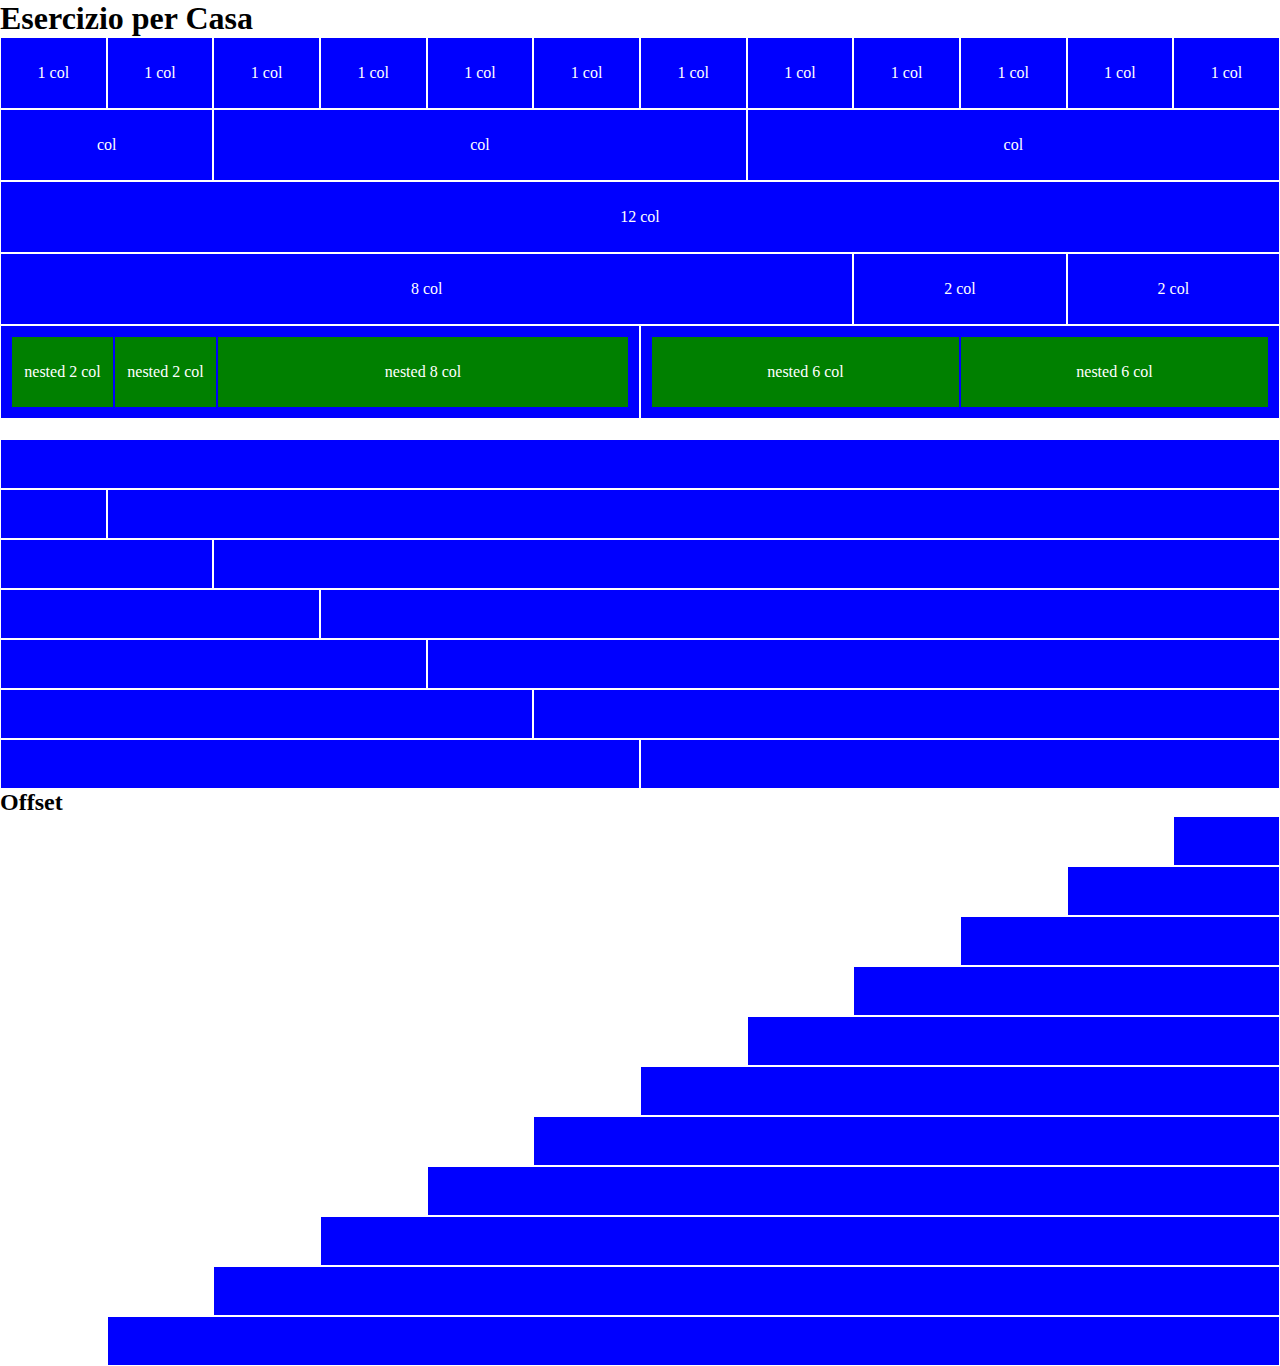
<file: index.html>
<!DOCTYPE html>
<html lang="en">
<head>
    <meta charset="UTF-8">
    <meta http-equiv="X-UA-Compatible" content="IE=edge">
    <meta name="viewport" content="width=device-width, initial-scale=1.0">
    <title>Document</title>
    <link rel="stylesheet" href="css/12bool.css">
    <link rel="stylesheet" href="css/style.css">
</head>
<body>
    <h1>Esercizio per Casa</h1>
    <div class="row">
        <div class="col-1">1 col</div>
        <div class="col-1">1 col</div>
        <div class="col-1">1 col</div>
        <div class="col-1">1 col</div>
        <div class="col-1">1 col</div>
        <div class="col-1">1 col</div>
        <div class="col-1">1 col</div>
        <div class="col-1">1 col</div>
        <div class="col-1">1 col</div>
        <div class="col-1">1 col</div>
        <div class="col-1">1 col</div>
        <div class="col-1">1 col</div>
    </div>
    <div class="row">
        <div class="col-2">col</div>
        <div class="col">col</div>
        <div class="col">col</div>
    </div>
    <div class="row">
        <div class="col-12">12 col</div>
    </div>
    <div class="row">
        <div class="col-8">8 col</div>
        <div class="col-2">2 col</div>
        <div class="col-2">2 col</div>
    </div>
    <div class="row margin-bottom-20px">
        <div class="col-6">
            <div class="row">
                <div class="col-2">nested 2 col</div>
                <div class="col-2">nested 2 col</div>
                <div class="col-8">nested 8 col</div>
            </div>
        </div>
        <div class="col-6">
            <div class="row">
                <div class="col-6">nested 6 col</div>
                <div class="col-6">nested 6 col</div>
            </div>
        </div>
    </div>
    <div class="row">
        <div class="col-12"></div>
    </div>
    <div class="row">
        <div class="col-1"></div>
        <div class="col-11"></div>
    </div>
    <div class="row">
        <div class="col-2"></div>
        <div class="col-10"></div>
    </div>
    <div class="row">
        <div class="col-3"></div>
        <div class="col"></div>
    </div>
    <div class="row">
        <div class="col-4"></div>
        <div class="col"></div>
    </div>
    <div class="row">
        <div class="col-5"></div>
        <div class="col"></div>
    </div>
    <div class="row">
        <div class="col-6"></div>
        <div class="col-6"></div>
    </div>
    <h2>Offset</h2>
    <div class="row">
        <div class="col-1 col-offset-11"></div>
    </div>
    <div class="row">
        <div class="col-2 col-offset-10"></div>
    </div>
    <div class="row">
        <div class="col-3 col-offset-9"></div>
    </div>
    <div class="row">
        <div class="col-4 col-offset-8"></div>
    </div>
    <div class="row">
        <div class="col-5 col-offset-7"></div>
    </div>
    <div class="row">
        <div class="col-6 col-offset-6"></div>
    </div>
    <div class="row">
        <div class="col-7 col-offset-5"></div>
    </div>
    <div class="row">
        <div class="col-8 col-offset-4"></div>
    </div>
    <div class="row">
        <div class="col-9 col-offset-3"></div>
    </div>
    <div class="row">
        <div class="col-10 col-offset-2"></div>
    </div>
    <div class="row">
        <div class="col-11 col-offset-1"></div>
    </div>
</body>
</html>
</file>
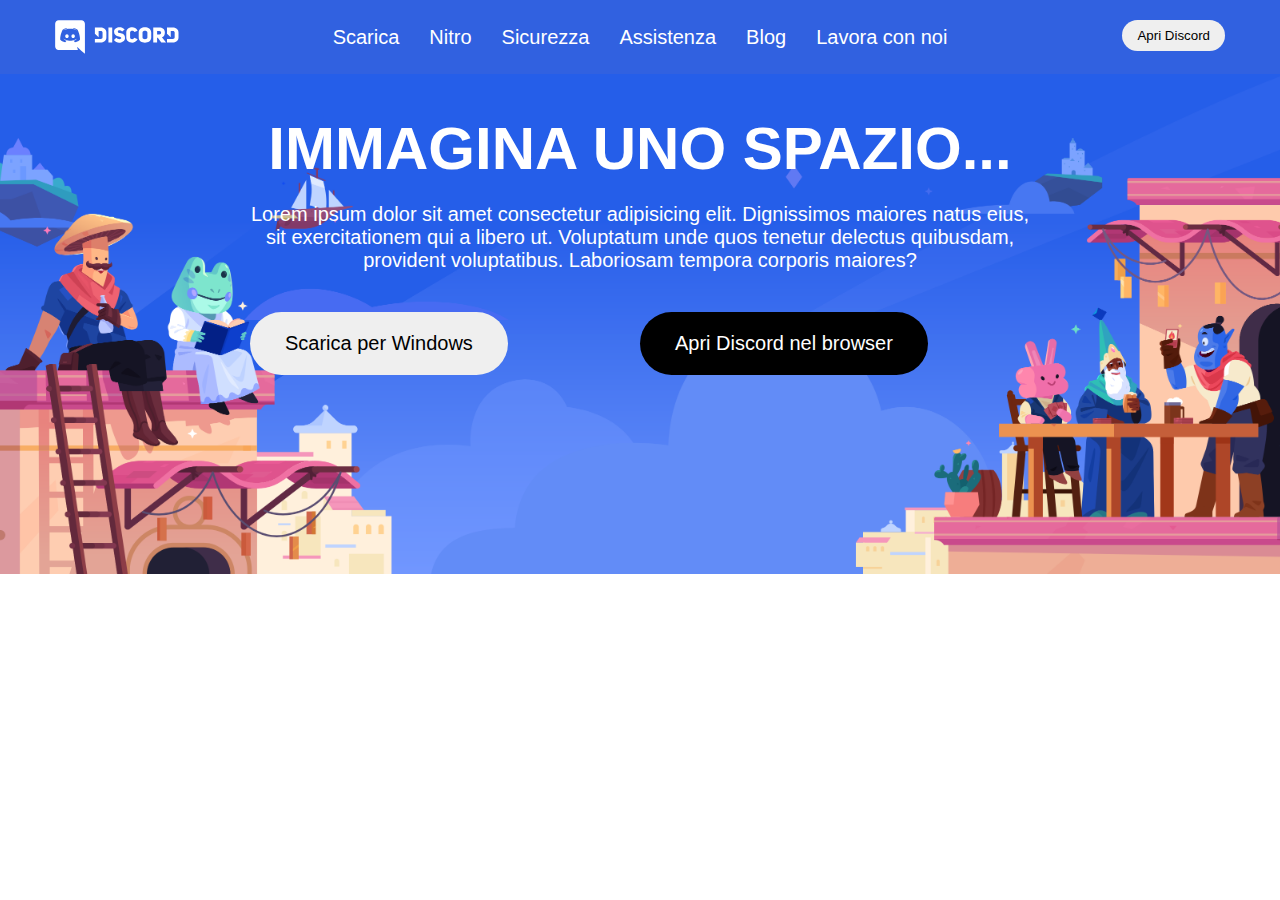
<file: bonus/index.html>
<!DOCTYPE html>
<html lang="en">
<head>
    <meta charset="UTF-8">
    <meta http-equiv="X-UA-Compatible" content="IE=edge">
    <meta name="viewport" content="width=device-width, initial-scale=1.0">
    <title>Discord</title>
    <link rel="stylesheet" href="https://cdnjs.cloudflare.com/ajax/libs/font-awesome/6.1.1/css/all.min.css" integrity="sha512-KfkfwYDsLkIlwQp6LFnl8zNdLGxu9YAA1QvwINks4PhcElQSvqcyVLLD9aMhXd13uQjoXtEKNosOWaZqXgel0g==" crossorigin="anonymous" referrerpolicy="no-referrer" />
    <link rel="preconnect" href="https://fonts.googleapis.com">
    <link rel="preconnect" href="https://fonts.gstatic.com" crossorigin>
    <link href="https: //fonts.googleapis.com/css2? famiglia= Roboto:ital,wght@0,100;0,300;0,400;0,500;0,700;0,900;1,100;1,300;1,400;1,500;1,700;1,900 & display=swap" rel="stylesheet">
    <link rel="stylesheet" href="../css/12bool responsive.css">
    <link rel="stylesheet" href="../css/style2.css">
</head>
<body>
    <header>
        <div class="container">
            <div class="row">
                <div class="col-xs-6 col-lg-2">
                    <div class="header-left">
                        <img src="img/logo.svg" alt="logo">
                    </div>
                </div>
                <div class="col">
                    <nav class="main-nav">
                        <ul>
                            <li><a href="#">Scarica</a></li>
                            <li><a href="#">Nitro</a></li>
                            <li><a href="#">Sicurezza</a></li>
                            <li><a href="#">Assistenza</a></li>
                            <li><a href="#">Blog</a></li>
                            <li><a href="#">Lavora con noi</a></li>
                        </ul>
                    </nav>
                </div>
                <div class="col-xs-6 col-lg-2">
                    <div class="header-right">
                        <button>Apri Discord</button>
                        <i class="open-menù fa-solid fa-bars"></i>
                    </div>
                </div>
            </div>
        </div>
    </header>
    <main>
        <section class="hero">
            <div class="container">
                <div class="row">
                    <div class="col-xs-12 col-lg-8 col-lg-offset-2">
                        <div class="row">
                            <div class="col-xs-12 hero-content">
                                <h1>IMMAGINA UNO SPAZIO...</h1>
                                <P>Lorem ipsum dolor sit amet consectetur adipisicing elit. Dignissimos maiores natus eius, sit exercitationem qui a libero ut. Voluptatum unde quos tenetur delectus quibusdam, provident voluptatibus. Laboriosam tempora corporis maiores?</P>
                            </div>
                        </div>
                        <div class="row">
                            <div class="col-xs-12 col-lg-6 ">
                                <button><i class="fa-solid fa-download"></i> Scarica per Windows</button>
                            </div>
                            <div class="col-xs-12 col-lg-6">
                                <button class="btn-black">Apri Discord nel browser</button>
                            </div>
                        </div>
                    </div>
                </div>
            </div>
        </section>
    </main>
</body>
</html>
</file>
<file: css/style.css>
[class*="col"]{
    background-color: blue;
    border: 1px solid white;
    min-height: 50px;
    color: white;
    text-align: center;
    line-height: 50px;
    padding: 10px;
}

[class*="col"] [class*="col"]{
    background-color: green;
    border: 1px solid blue;
}

.margin-bottom-20px{
    margin-bottom: 20px;
}

.margin-bottom-40px{
    margin-bottom: 40px;
}
</file>
<file: css/style2.css>
/* button */
button{
    padding: 8px 15px;
    border-radius: 20px;
    border: none;
    cursor: pointer;
}

.btn-black{
    background-color: black;
    color: white;
}

body{
    font-family: 'Roboto', sans-serif;
}


/* header */
header{
    background-color: #3161e0;
    padding: 20px;
}

.header-left{
    height: 100%;
    display: flex;
    align-items: center;
}

.header-right{
    display: flex;
    align-items: center;
    justify-content: flex-end;
}

.main-nav{
    display: none;
    height: 100%;
}

.main-nav ul{
    height: 100%;
    display: flex;
    list-style: none;
    gap: 30px;
    justify-content: center;
    align-items: center;
}

.main-nav ul a{
    text-decoration: none;
    color: white;
    font-size: 20px;

}

.header-right .open-menù{
    font-size: 25px;
    color: white;
    margin-left: 10px;
}


@media screen and (min-width: 992px) {
    .open-menù{
        display: none;
    }

    .main-nav{
        display: block;
    }
}

/* hero */
.hero{
    background-image: url(../bonus/img/jumbo.png);
    padding: 20px;
    color: white;
    min-height: 500px;
}

.hero h1{
    font-size: 7vw;
    margin: 20px 0;
    font-weight: 800;
}

.hero p{
    margin: 20px 0;
}

.hero button{
    padding: 20px 35px;
    border-radius: 40px;
    font-size: 20px;
    margin-bottom: 20px;
}

@media screen and (min-width: 700px) {
    .hero h1{
        font-size: 60px;
    }

    .hero p{
        font-size: 20px;
        margin-bottom: 40px;
    }
}

@media screen and (min-width: 992px) {
    .hero{
        background-size: cover;
        background-position: center;
    }

    .hero-content{
        text-align: center;
    }

}
</file>
<file: css/12bool.css>
/* reset */
*{
    margin: 0;
    padding: 0;
    box-sizing: border-box;
}

/* container */
.container{
    max-width: 1170px;
    margin: auto;
}

/* row */
.row{
    display: flex;
    flex-direction: row;
    flex-wrap: wrap;
}

/* col */
.col{
    flex-grow: 1;
    flex-basis: 0;
    max-width: 100%;
}

[class*="col-"]{
    flex: 0 0 auto;
}

.col-1{
    flex-basis: calc((100% / 12) * 1);
    max-width: calc((100% / 12) * 1);
}
.col-2{
    flex-basis: calc((100% / 12) * 2);
    max-width: calc((100% / 12) * 2);
}
.col-3{
    flex-basis: calc((100% / 12) * 3);
    max-width: calc((100% / 12) * 3);
}
.col-4{
    flex-basis: calc((100% / 12) * 4);
    max-width: calc((100% / 12) * 4);
}
.col-5{
    flex-basis: calc((100% / 12) * 5);
    max-width: calc((100% / 12) * 5);
}
.col-6{
    flex-basis: calc((100% / 12) * 6);
    max-width: calc((100% / 12) * 6);
}
.col-7{
    flex-basis: calc((100% / 12) * 7);
    max-width: calc((100% / 12) * 7);
}
.col-8{
    flex-basis: calc((100% / 12) * 8);
    max-width: calc((100% / 12) * 8);
}
.col-9{
    flex-basis: calc((100% / 12) * 9);
    max-width: calc((100% / 12) * 9);
}
.col-10{
    flex-basis: calc((100% / 12) * 10);
    max-width: calc((100% / 12) * 10);
}
.col-11{
    flex-basis: calc((100% / 12) * 11);
    max-width: calc((100% / 12) * 11);
}
.col-12{
    flex-basis: calc((100% / 12) * 12);
    max-width: calc((100% / 12) * 12);
}

/* offset */
.col-offset-1{
    margin-left: calc((100% / 12) * 1);
}
.col-offset-2{
    margin-left: calc((100% / 12) * 2);
}
.col-offset-3{
    margin-left: calc((100% / 12) * 3);
}
.col-offset-4{
    margin-left: calc((100% / 12) * 4);
}
.col-offset-5{
    margin-left: calc((100% / 12) * 5);
}
.col-offset-6{
    margin-left: calc((100% / 12) * 6);
}
.col-offset-7{
    margin-left: calc((100% / 12) * 7);
}
.col-offset-8{
    margin-left: calc((100% / 12) * 8);
}
.col-offset-9{
    margin-left: calc((100% / 12) * 9);
}
.col-offset-10{
    margin-left: calc((100% / 12) * 10);
}
.col-offset-11{
    margin-left: calc((100% / 12) * 11);
}
.col-offset-12{
    margin-left: calc((100% / 12) * 12);
}
</file>
<file: css/12bool responsive.css>
/* reset */
*{
    margin: 0;
    padding: 0;
    box-sizing: border-box;
}

/* container */
.container{
    max-width: 1170px;
    margin: auto;
}

/* row */
.row{
    display: flex;
    flex-direction: row;
    flex-wrap: wrap;
}

/* col */
.col{
    flex-grow: 1;
    flex-basis: 0;
    max-width: 100%;
}

.col-xs-1{
    flex-basis: calc((100% / 12) * 1);
    max-width: calc((100% / 12) * 1);
}
.col-xs-2{
    flex-basis: calc((100% / 12) * 2);
    max-width: calc((100% / 12) * 2);
}
.col-xs-3{
    flex-basis: calc((100% / 12) * 3);
    max-width: calc((100% / 12) * 3);
}
.col-xs-4{
    flex-basis: calc((100% / 12) * 4);
    max-width: calc((100% / 12) * 4);
}
.col-xs-5{
    flex-basis: calc((100% / 12) * 5);
    max-width: calc((100% / 12) * 5);
}
.col-xs-6{
    flex-basis: calc((100% / 12) * 6);
    max-width: calc((100% / 12) * 6);
}
.col-xs-7{
    flex-basis: calc((100% / 12) * 7);
    max-width: calc((100% / 12) * 7);
}
.col-xs-8{
    flex-basis: calc((100% / 12) * 8);
    max-width: calc((100% / 12) * 8);
}
.col-xs-9{
    flex-basis: calc((100% / 12) * 9);
    max-width: calc((100% / 12) * 9);
}
.col-xs-10{
    flex-basis: calc((100% / 12) * 10);
    max-width: calc((100% / 12) * 10);
}
.col-xs-11{
    flex-basis: calc((100% / 12) * 11);
    max-width: calc((100% / 12) * 11);
}
.col-xs-12{
    flex-basis: calc((100% / 12) * 12);
    max-width: calc((100% / 12) * 12);
}

/* offset */
.col-xs-offset-0{
    margin-left: 0;
}

.col-xs-offset-1{
    margin-left: calc((100% / 12) * 1);
}
.col-xs-offset-2{
    margin-left: calc((100% / 12) * 2);
}
.col-xs-offset-3{
    margin-left: calc((100% / 12) * 3);
}
.col-xs-offset-4{
    margin-left: calc((100% / 12) * 4);
}
.col-xs-offset-5{
    margin-left: calc((100% / 12) * 5);
}
.col-xs-offset-6{
    margin-left: calc((100% / 12) * 6);
}
.col-xs-offset-7{
    margin-left: calc((100% / 12) * 7);
}
.col-xs-offset-8{
    margin-left: calc((100% / 12) * 8);
}
.col-xs-offset-9{
    margin-left: calc((100% / 12) * 9);
}
.col-xs-offset-10{
    margin-left: calc((100% / 12) * 10);
}
.col-xs-offset-11{
    margin-left: calc((100% / 12) * 11);
}


@media screen and (min-width: 576px) {
    .col-sm-1{
        flex-basis: calc((100% / 12) * 1);
        max-width: calc((100% / 12) * 1);
    }
    .col-sm-2{
        flex-basis: calc((100% / 12) * 2);
        max-width: calc((100% / 12) * 2);
    }
    .col-sm-3{
        flex-basis: calc((100% / 12) * 3);
        max-width: calc((100% / 12) * 3);
    }
    .col-sm-4{
        flex-basis: calc((100% / 12) * 4);
        max-width: calc((100% / 12) * 4);
    }
    .col-sm-5{
        flex-basis: calc((100% / 12) * 5);
        max-width: calc((100% / 12) * 5);
    }
    .col-sm-6{
        flex-basis: calc((100% / 12) * 6);
        max-width: calc((100% / 12) * 6);
    }
    .col-sm-7{
        flex-basis: calc((100% / 12) * 7);
        max-width: calc((100% / 12) * 7);
    }
    .col-sm-8{
        flex-basis: calc((100% / 12) * 8);
        max-width: calc((100% / 12) * 8);
    }
    .col-sm-9{
        flex-basis: calc((100% / 12) * 9);
        max-width: calc((100% / 12) * 9);
    }
    .col-sm-10{
        flex-basis: calc((100% / 12) * 10);
        max-width: calc((100% / 12) * 10);
    }
    .col-sm-11{
        flex-basis: calc((100% / 12) * 11);
        max-width: calc((100% / 12) * 11);
    }
    .col-sm-12{
        flex-basis: calc((100% / 12) * 12);
        max-width: calc((100% / 12) * 12);
    }

    /* offset */
    .col-sm-offset-0{
        margin-left: 0;
    }

    .col-sm-offset-1{
        margin-left: calc((100% / 12) * 1);
    }
    .col-sm-offset-2{
        margin-left: calc((100% / 12) * 2);
    }
    .col-sm-offset-3{
        margin-left: calc((100% / 12) * 3);
    }
    .col-sm-offset-4{
        margin-left: calc((100% / 12) * 4);
    }
    .col-sm-offset-5{
        margin-left: calc((100% / 12) * 5);
    }
    .col-sm-offset-6{
        margin-left: calc((100% / 12) * 6);
    }
    .col-sm-offset-7{
        margin-left: calc((100% / 12) * 7);
    }
    .col-sm-offset-8{
        margin-left: calc((100% / 12) * 8);
    }
    .col-sm-offset-9{
        margin-left: calc((100% / 12) * 9);
    }
    .col-sm-offset-10{
        margin-left: calc((100% / 12) * 10);
    }
    .col-sm-offset-11{
        margin-left: calc((100% / 12) * 11);
    }
}

@media screen and (min-width: 768px) {
    .col-md-1{
        flex-basis: calc((100% / 12) * 1);
        max-width: calc((100% / 12) * 1);
    }
    .col-md-2{
        flex-basis: calc((100% / 12) * 2);
        max-width: calc((100% / 12) * 2);
    }
    .col-md-3{
        flex-basis: calc((100% / 12) * 3);
        max-width: calc((100% / 12) * 3);
    }
    .col-md-4{
        flex-basis: calc((100% / 12) * 4);
        max-width: calc((100% / 12) * 4);
    }
    .col-md-5{
        flex-basis: calc((100% / 12) * 5);
        max-width: calc((100% / 12) * 5);
    }
    .col-md-6{
        flex-basis: calc((100% / 12) * 6);
        max-width: calc((100% / 12) * 6);
    }
    .col-md-7{
        flex-basis: calc((100% / 12) * 7);
        max-width: calc((100% / 12) * 7);
    }
    .col-md-8{
        flex-basis: calc((100% / 12) * 8);
        max-width: calc((100% / 12) * 8);
    }
    .col-md-9{
        flex-basis: calc((100% / 12) * 9);
        max-width: calc((100% / 12) * 9);
    }
    .col-md-10{
        flex-basis: calc((100% / 12) * 10);
        max-width: calc((100% / 12) * 10);
    }
    .col-md-11{
        flex-basis: calc((100% / 12) * 11);
        max-width: calc((100% / 12) * 11);
    }
    .col-md-12{
        flex-basis: calc((100% / 12) * 12);
        max-width: calc((100% / 12) * 12);
    }

    /* offset */
    .col-md-offset-0{
        margin-left: 0;
    }

    .col-md-offset-1{
        margin-left: calc((100% / 12) * 1);
    }
    .col-md-offset-2{
        margin-left: calc((100% / 12) * 2);
    }
    .col-md-offset-3{
        margin-left: calc((100% / 12) * 3);
    }
    .col-md-offset-4{
        margin-left: calc((100% / 12) * 4);
    }
    .col-md-offset-5{
        margin-left: calc((100% / 12) * 5);
    }
    .col-md-offset-6{
        margin-left: calc((100% / 12) * 6);
    }
    .col-md-offset-7{
        margin-left: calc((100% / 12) * 7);
    }
    .col-md-offset-8{
        margin-left: calc((100% / 12) * 8);
    }
    .col-md-offset-9{
        margin-left: calc((100% / 12) * 9);
    }
    .col-md-offset-10{
        margin-left: calc((100% / 12) * 10);
    }
    .col-md-offset-11{
        margin-left: calc((100% / 12) * 11);
    }
}

@media screen and (min-width: 992px) {
    .col-lg-1{
        flex-basis: calc((100% / 12) * 1);
        max-width: calc((100% / 12) * 1);
    }
    .col-lg-2{
        flex-basis: calc((100% / 12) * 2);
        max-width: calc((100% / 12) * 2);
    }
    .col-lg-3{
        flex-basis: calc((100% / 12) * 3);
        max-width: calc((100% / 12) * 3);
    }
    .col-lg-4{
        flex-basis: calc((100% / 12) * 4);
        max-width: calc((100% / 12) * 4);
    }
    .col-lg-5{
        flex-basis: calc((100% / 12) * 5);
        max-width: calc((100% / 12) * 5);
    }
    .col-lg-6{
        flex-basis: calc((100% / 12) * 6);
        max-width: calc((100% / 12) * 6);
    }
    .col-lg-7{
        flex-basis: calc((100% / 12) * 7);
        max-width: calc((100% / 12) * 7);
    }
    .col-lg-8{
        flex-basis: calc((100% / 12) * 8);
        max-width: calc((100% / 12) * 8);
    }
    .col-lg-9{
        flex-basis: calc((100% / 12) * 9);
        max-width: calc((100% / 12) * 9);
    }
    .col-lg-10{
        flex-basis: calc((100% / 12) * 10);
        max-width: calc((100% / 12) * 10);
    }
    .col-lg-11{
        flex-basis: calc((100% / 12) * 11);
        max-width: calc((100% / 12) * 11);
    }
    .col-lg-12{
        flex-basis: calc((100% / 12) * 12);
        max-width: calc((100% / 12) * 12);
    }

    /* offset */
    .col-lg-offset-0{
        margin-left: 0;
    }

    .col-lg-offset-1{
        margin-left: calc((100% / 12) * 1);
    }
    .col-lg-offset-2{
        margin-left: calc((100% / 12) * 2);
    }
    .col-lg-offset-3{
        margin-left: calc((100% / 12) * 3);
    }
    .col-lg-offset-4{
        margin-left: calc((100% / 12) * 4);
    }
    .col-lg-offset-5{
        margin-left: calc((100% / 12) * 5);
    }
    .col-lg-offset-6{
        margin-left: calc((100% / 12) * 6);
    }
    .col-lg-offset-7{
        margin-left: calc((100% / 12) * 7);
    }
    .col-lg-offset-8{
        margin-left: calc((100% / 12) * 8);
    }
    .col-lg-offset-9{
        margin-left: calc((100% / 12) * 9);
    }
    .col-lg-offset-10{
        margin-left: calc((100% / 12) * 10);
    }
    .col-lg-offset-11{
        margin-left: calc((100% / 12) * 11);
    }
}
</file>
